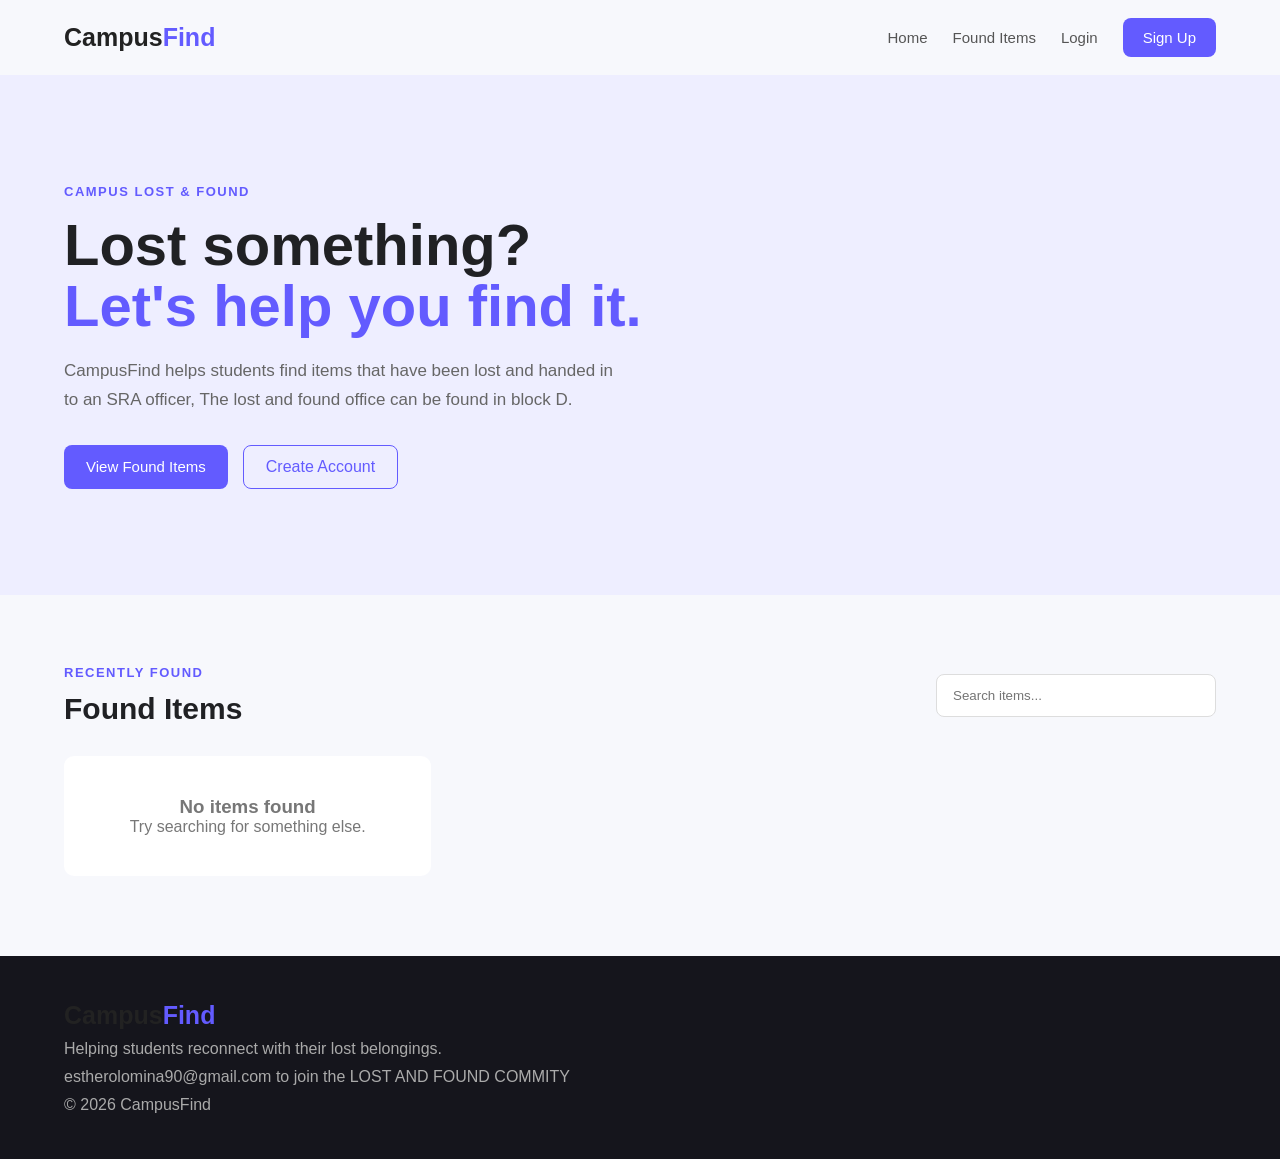
<file: campus-lost-and-found/index.html>
<!DOCTYPE html>
<html lang="en">

<head>
    <meta charset="UTF-8">
    <meta name="viewport" content="width=device-width, initial-scale=1.0">
    <title>CampusFind - Lost & Found</title>
    <link rel="stylesheet" href="style.css">
</head>

<body>

    <header>
        <nav class="navbar">
            <div class="logo">Campus<span>Find</span></div>

            <div class="nav-links">
                <a href="index.html">Home</a>
                <a href="#items">Found Items</a>
                <a href="login.html">Login</a>
                <a href="signup.html" class="nav-btn">Sign Up</a>
            </div>
        </nav>
    </header>

    <section class="hero">
        <div class="hero-content">
            <p class="small-title">CAMPUS LOST & FOUND</p>

            <h1>Lost something?<br><span>Let's help you find it.</span></h1>

            <p>
                CampusFind helps students find items that have been lost and handed in to an SRA officer, The lost and found office can be found in block D.
            </p>

            <div class="hero-buttons">
                <a href="#items" class="primary-btn">View Found Items</a>
                <a href="signup.html" class="secondary-btn">Create Account</a>
            </div>
        </div>
    </section>

    <section class="items-section" id="items">
        <div class="section-heading">
            <div>
                <p class="small-title">RECENTLY FOUND</p>
                <h2>Found Items</h2>
            </div>

            <input type="text" id="searchInput" placeholder="Search items..." onkeyup="displayHomeItems()">
        </div>

        <div class="item-grid" id="homeItems"></div>
    </section>

    <footer>
        <div class="logo">Campus<span>Find</span></div>
        <p>Helping students reconnect with their lost belongings.</p>
        <p>estherolomina90@gmail.com to join the LOST AND FOUND COMMITY </p>
        <p>© 2026 CampusFind</p>
    </footer>

    <script src="script.js"></script>
</body>

</html>
</file>
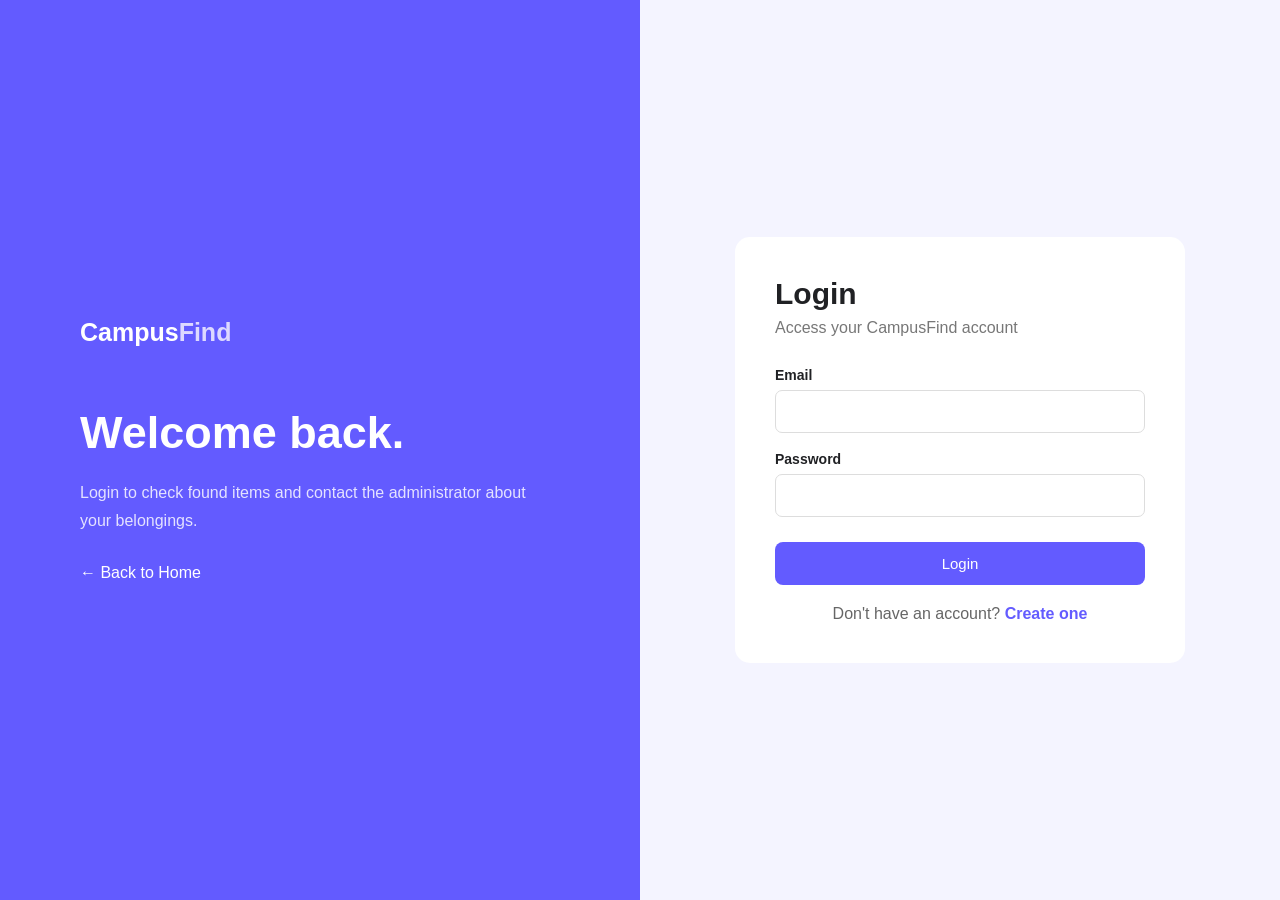
<file: campus-lost-and-found/admin.html>
<!DOCTYPE html>
<html lang="en">

<head>
    <meta charset="UTF-8">
    <meta name="viewport" content="width=device-width, initial-scale=1.0">
    <title>Admin Dashboard - CampusFind</title>
    <link rel="stylesheet" href="style.css">
</head>

<body>

    <header>
        <nav class="navbar">
            <div class="logo">Campus<span>Find</span></div>

            <div class="nav-links">
                <a href="index.html">Home</a>
                <a href="admin.html">Admin</a>
                <button onclick="logout()" class="logout-btn">Logout</button>
            </div>
        </nav>
    </header>

    <section class="admin-dashboard">

        <div class="dashboard-header">
            <div>
                <p class="small-title">ADMINISTRATOR</p>
                <h1>Admin Dashboard</h1>
                <p>Upload and manage found items.</p>
            </div>
        </div>

        <div class="admin-layout">

            <div class="admin-form">

                <h2>Upload Found Item</h2>

                <form onsubmit="addItem(event)">

                    <label>Item Name</label>
                    <input type="text" id="itemName" placeholder="e.g. Black HP Laptop" required>

                    <label>Description</label>
                    <textarea id="itemDescription" placeholder="Describe the item..." required></textarea>

                    <label>Location Found</label>
                    <input type="text" id="itemLocation" placeholder="e.g. University Library" required>

                    <label>Item Image</label>
                    <input type="file" id="itemImage" accept="image/*" required>

                    <button type="submit" class="primary-btn full-btn">
                    Upload Item
                </button>

                </form>

            </div>

            <div class="admin-items">

                <h2>Manage Found Items</h2>

                <div id="adminItems"></div>

            </div>

        </div>

    </section>

    <script src="script.js"></script>
</body>

</html>
</file>
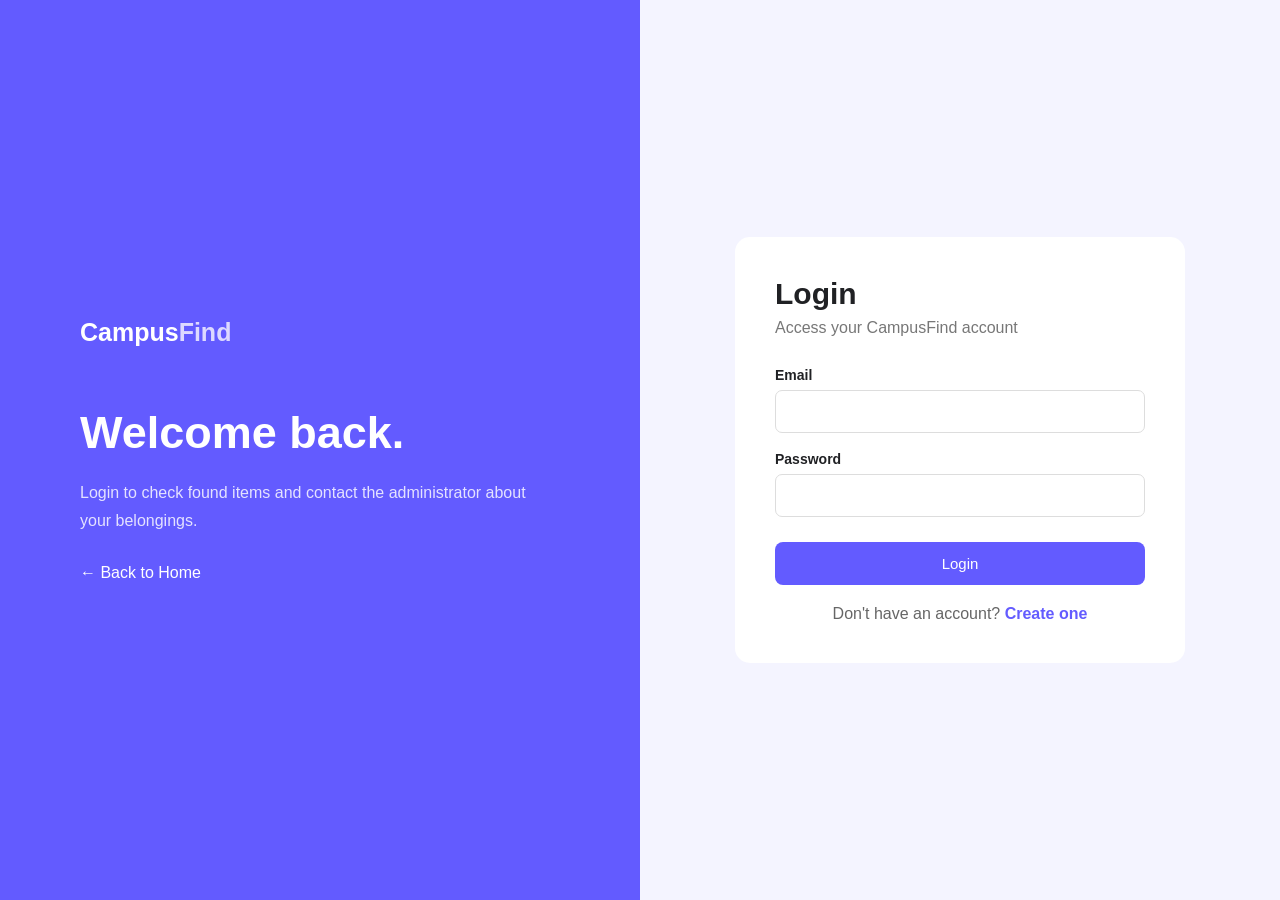
<file: campus-lost-and-found/dashboard.html>
<!DOCTYPE html>
<html lang="en">

<head>
    <meta charset="UTF-8">
    <meta name="viewport" content="width=device-width, initial-scale=1.0">
    <title>User Dashboard - CampusFind</title>
    <link rel="stylesheet" href="style.css">
</head>

<body>

    <header>
        <nav class="navbar">
            <div class="logo">Campus<span>Find</span></div>

            <div class="nav-links">
                <a href="index.html">Home</a>
                <a href="dashboard.html">Dashboard</a>
                <button onclick="logout()" class="logout-btn">Logout</button>
            </div>
        </nav>
    </header>

    <section class="dashboard">

        <div class="dashboard-header">
            <div>
                <p class="small-title">STUDENT DASHBOARD</p>
                <h1>Welcome, <span id="userName"></span></h1>
                <p>Search through items found around campus.</p>
            </div>
        </div>

        <div class="search-box">
            <input type="text" id="dashboardSearch" placeholder="Search for your lost item..." onkeyup="displayDashboardItems()">
        </div>

        <h2>Recently Found Items</h2>

        <div class="item-grid" id="dashboardItems"></div>

    </section>

    <script src="script.js"></script>
</body>

</html>
</file>
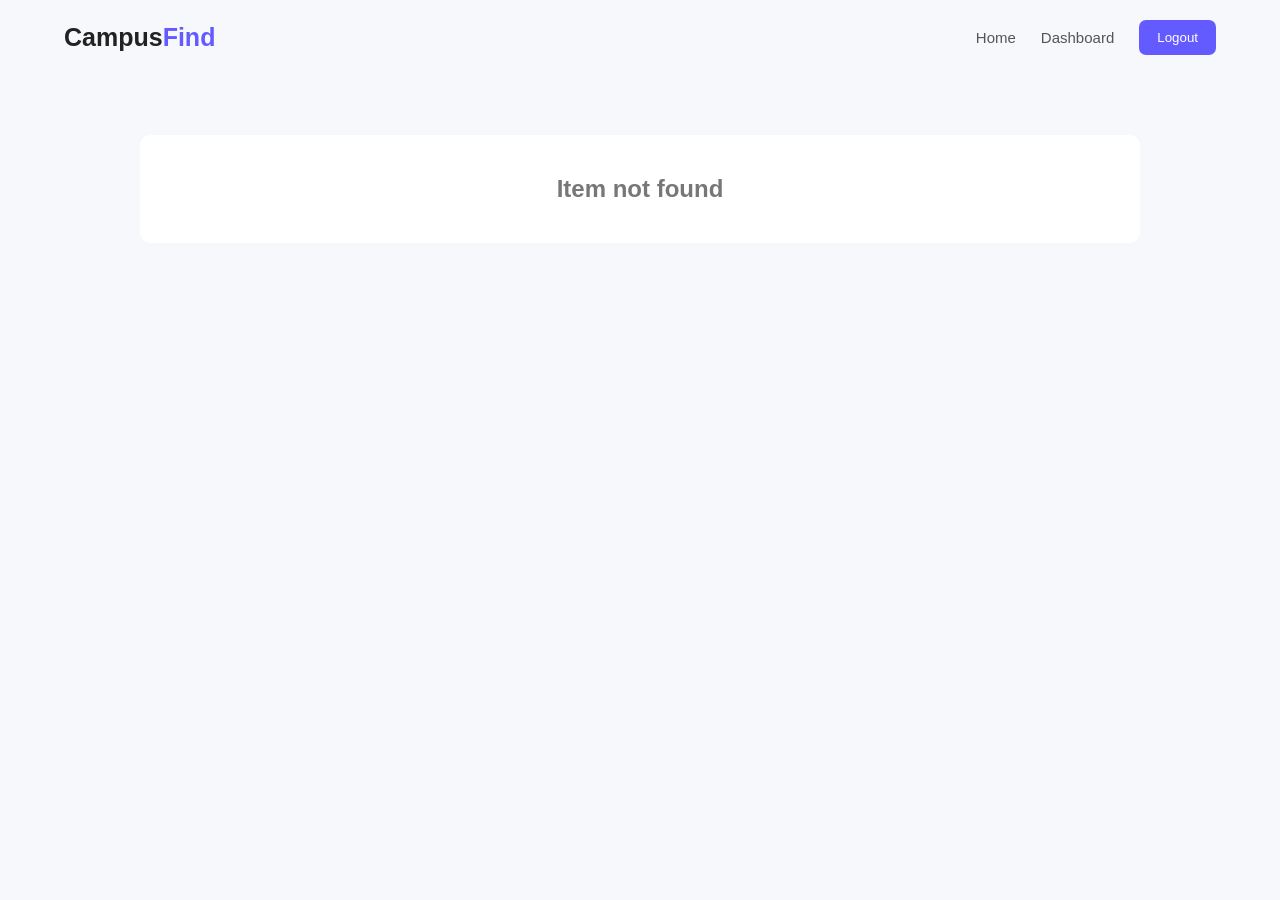
<file: campus-lost-and-found/item.html>
<!DOCTYPE html>
<html lang="en">

<head>
    <meta charset="UTF-8">
    <meta name="viewport" content="width=device-width, initial-scale=1.0">
    <title>Item Details - CampusFind</title>
    <link rel="stylesheet" href="style.css">
</head>

<body>

    <header>
        <nav class="navbar">
            <div class="logo">Campus<span>Find</span></div>

            <div class="nav-links">
                <a href="index.html">Home</a>
                <a href="dashboard.html">Dashboard</a>
                <button onclick="logout()" class="logout-btn">Logout</button>
            </div>
        </nav>
    </header>

    <section class="item-details" id="itemDetails"></section>

    <script src="script.js"></script>
</body>

</html>
</file>
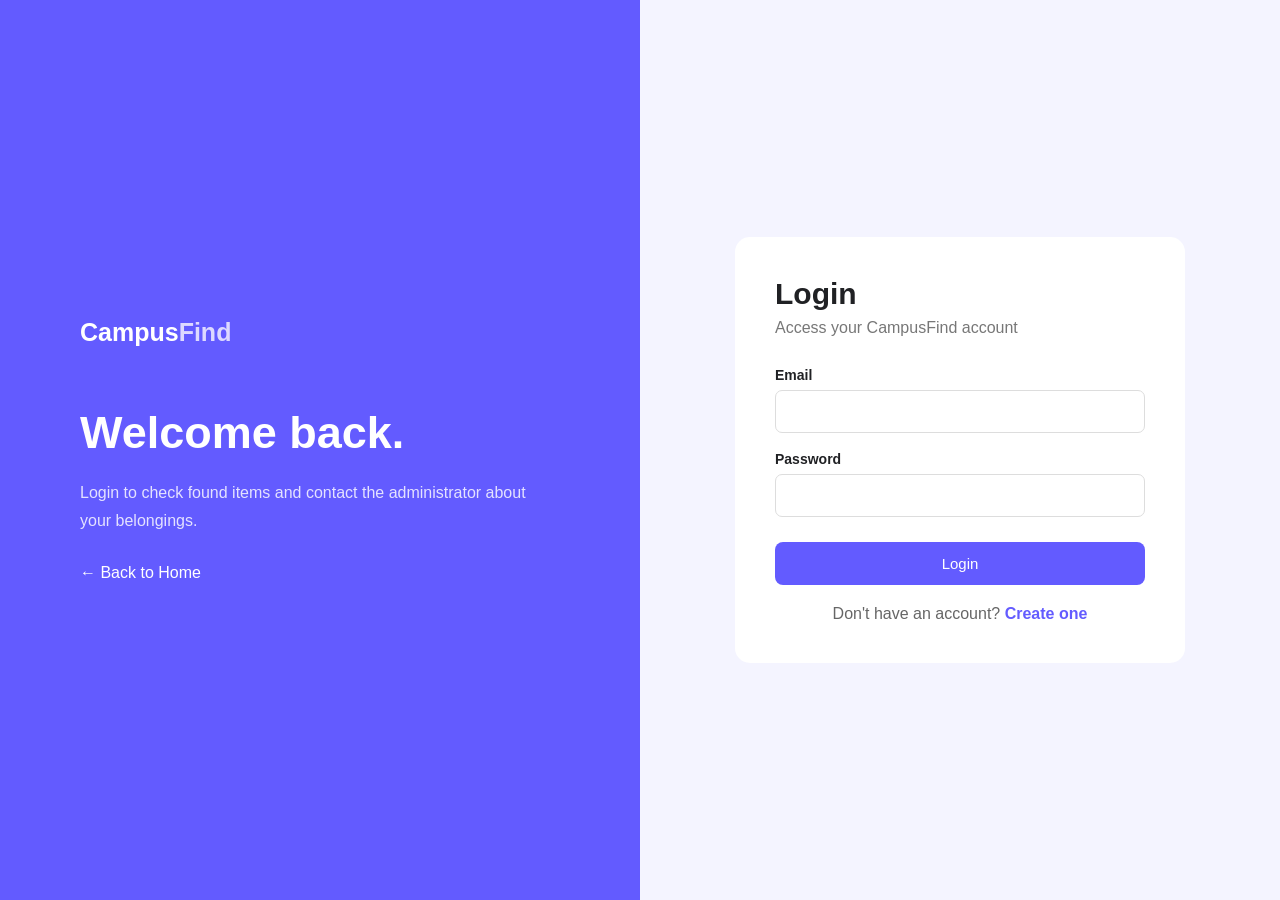
<file: campus-lost-and-found/login.html>
<!DOCTYPE html>
<html lang="en">

<head>
    <meta charset="UTF-8">
    <meta name="viewport" content="width=device-width, initial-scale=1.0">
    <title>Login - CampusFind</title>
    <link rel="stylesheet" href="style.css">
</head>

<body class="auth-body">

    <div class="auth-container">

        <div class="auth-info">
            <div class="logo">Campus<span>Find</span></div>

            <h1>Welcome back.</h1>

            <p>
                Login to check found items and contact the administrator about your belongings.
            </p>

            <a href="index.html">← Back to Home</a>
        </div>

        <div class="auth-form">
            <h2>Login</h2>
            <p class="form-subtitle">Access your CampusFind account</p>

            <form onsubmit="login(event)">

                <label>Email</label>
                <input type="email" id="loginEmail" required>

                <label>Password</label>
                <input type="password" id="loginPassword" required>

                <button type="submit" class="primary-btn full-btn">
                Login
            </button>

            </form>

            <p class="account-text">
                Don't have an account?
                <a href="signup.html">Create one</a>
            </p>
        </div>

    </div>

    <script src="script.js"></script>
</body>

</html>
</file>
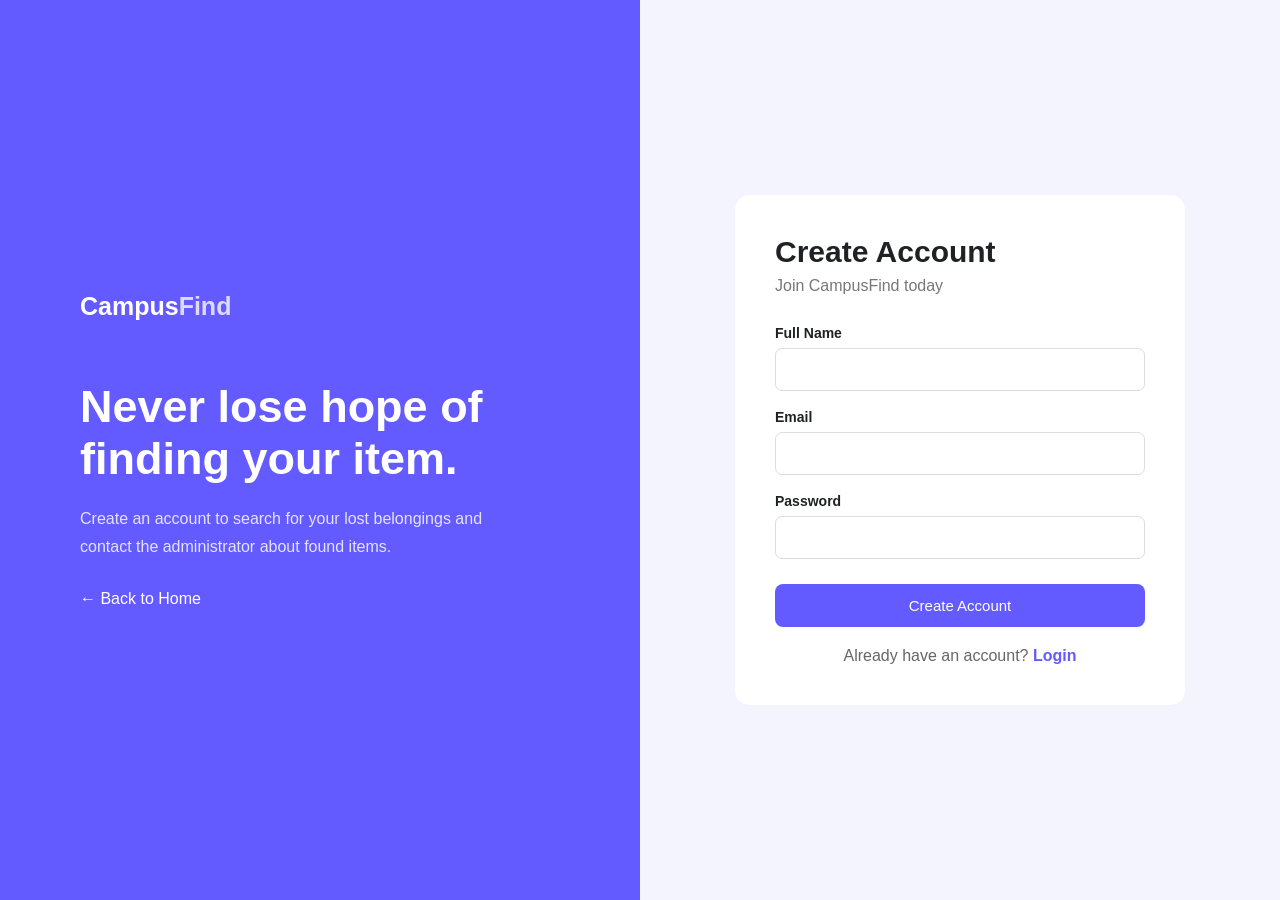
<file: campus-lost-and-found/signup.html>
<!DOCTYPE html>
<html lang="en">

<head>
    <meta charset="UTF-8">
    <meta name="viewport" content="width=device-width, initial-scale=1.0">
    <title>Create Account - CampusFind</title>
    <link rel="stylesheet" href="style.css">
</head>

<body class="auth-body">

    <div class="auth-container">

        <div class="auth-info">
            <div class="logo">Campus<span>Find</span></div>

            <h1>Never lose hope of finding your item.</h1>

            <p>
                Create an account to search for your lost belongings and contact the administrator about found items.
            </p>

            <a href="index.html">← Back to Home</a>
        </div>

        <div class="auth-form">
            <h2>Create Account</h2>
            <p class="form-subtitle">Join CampusFind today</p>

            <form onsubmit="signup(event)">

                <label>Full Name</label>
                <input type="text" id="signupName" required>

                <label>Email</label>
                <input type="email" id="signupEmail" required>

                <label>Password</label>
                <input type="password" id="signupPassword" required>

                <button type="submit" class="primary-btn full-btn">
                Create Account
            </button>

            </form>

            <p class="account-text">
                Already have an account?
                <a href="login.html">Login</a>
            </p>
        </div>

    </div>

    <script src="script.js"></script>
</body>

</html>
</file>
<file: campus-lost-and-found/style.css>
* {
     margin: 0;
     padding: 0;
     box-sizing: border-box;
     font-family: Arial, sans-serif;
 }
 
 body {
     background: #f7f8fc;
     color: #202124;
 }
 
 a {
     text-decoration: none;
     color: inherit;
 }
 
 .navbar {
     width: 90%;
     max-width: 1200px;
     height: 75px;
     margin: auto;
     display: flex;
     align-items: center;
     justify-content: space-between;
 }
 
 .logo {
     font-size: 25px;
     font-weight: bold;
     color: #222;
 }
 
 .logo span {
     color: #635bff;
 }
 
 .nav-links {
     display: flex;
     align-items: center;
     gap: 25px;
 }
 
 .nav-links a {
     color: #555;
     font-size: 15px;
 }
 
 .nav-links a:hover {
     color: #635bff;
 }
 
 .nav-btn {
     background: #635bff;
     color: white !important;
     padding: 11px 20px;
     border-radius: 8px;
 }
 
 .logout-btn {
     border: none;
     background: #635bff;
     color: white;
     padding: 10px 18px;
     border-radius: 7px;
     cursor: pointer;
 }
 
 .hero {
     min-height: 520px;
     display: flex;
     align-items: center;
     background: #eeeeff;
 }
 
 .hero-content {
     width: 90%;
     max-width: 1200px;
     margin: auto;
 }
 
 .small-title {
     color: #635bff;
     font-size: 13px;
     font-weight: bold;
     letter-spacing: 1.5px;
     margin-bottom: 12px;
 }
 
 .hero h1 {
     font-size: 58px;
     line-height: 1.05;
     margin-bottom: 20px;
 }
 
 .hero h1 span {
     color: #635bff;
 }
 
 .hero p {
     color: #666;
     max-width: 550px;
     line-height: 1.7;
     font-size: 17px;
 }
 
 .hero .small-title {
     color: #635bff;
     font-size: 13px;
 }
 
 .hero-buttons {
     display: flex;
     gap: 15px;
     margin-top: 30px;
 }
 
 .primary-btn {
     display: inline-block;
     background: #635bff;
     color: white;
     border: none;
     padding: 13px 22px;
     border-radius: 8px;
     cursor: pointer;
     font-size: 15px;
 }
 
 .primary-btn:hover {
     background: #5048df;
 }
 
 .secondary-btn {
     display: inline-block;
     border: 1px solid #635bff;
     color: #635bff;
     padding: 12px 22px;
     border-radius: 8px;
 }
 
 .items-section {
     width: 90%;
     max-width: 1200px;
     margin: 70px auto;
 }
 
 .section-heading {
     display: flex;
     justify-content: space-between;
     align-items: center;
     margin-bottom: 30px;
 }
 
 .section-heading h2 {
     font-size: 30px;
 }
 
 .section-heading input,
 .search-box input {
     width: 280px;
     padding: 13px 16px;
     border: 1px solid #ddd;
     border-radius: 8px;
     outline: none;
 }
 
 .item-grid {
     display: grid;
     grid-template-columns: repeat(3, 1fr);
     gap: 25px;
 }
 
 .item-card {
     background: white;
     border-radius: 12px;
     overflow: hidden;
     border: 1px solid #e8e8e8;
 }
 
 .item-card:hover {
     box-shadow: 0 10px 30px rgba(0, 0, 0, 0.08);
 }
 
 .item-card img {
     width: 100%;
     height: 220px;
     object-fit: cover;
 }
 
 .item-card-content {
     padding: 20px;
 }
 
 .item-card h3 {
     margin-bottom: 8px;
 }
 
 .item-card p {
     color: #666;
     font-size: 14px;
     margin-bottom: 8px;
 }
 
 .status {
     display: inline-block;
     padding: 5px 10px;
     border-radius: 20px;
     font-size: 12px;
     background: #e5f8ed;
     color: #18864b;
     margin-bottom: 15px;
 }
 
 .status.returned {
     background: #eeeeee;
     color: #666;
 }
 
 .view-btn {
     display: block;
     text-align: center;
     background: #635bff;
     color: white;
     padding: 11px;
     border-radius: 7px;
     margin-top: 15px;
 }
 
 footer {
     background: #15151c;
     color: white;
     padding: 45px 5%;
     margin-top: 80px;
 }
 
 footer p {
     color: #aaa;
     margin-top: 10px;
 }
 
 .auth-body {
     min-height: 100vh;
     background: #f4f4ff;
 }
 
 .auth-container {
     min-height: 100vh;
     display: grid;
     grid-template-columns: 1fr 1fr;
 }
 
 .auth-info {
     background: #635bff;
     color: white;
     padding: 80px;
     display: flex;
     flex-direction: column;
     justify-content: center;
 }
 
 .auth-info .logo {
     color: white;
     margin-bottom: 60px;
 }
 
 .auth-info .logo span {
     color: #ddd9ff;
 }
 
 .auth-info h1 {
     font-size: 45px;
     max-width: 450px;
     margin-bottom: 20px;
 }
 
 .auth-info p {
     max-width: 450px;
     line-height: 1.7;
     color: #e4e2ff;
     margin-bottom: 30px;
 }
 
 .auth-form {
     width: 80%;
     max-width: 450px;
     margin: auto;
     background: white;
     padding: 40px;
     border-radius: 15px;
 }
 
 .auth-form h2 {
     font-size: 30px;
     margin-bottom: 8px;
 }
 
 .form-subtitle {
     color: #777;
     margin-bottom: 30px;
 }
 
 .auth-form label,
 .admin-form label {
     display: block;
     margin: 18px 0 7px;
     font-size: 14px;
     font-weight: bold;
 }
 
 .auth-form input,
 .admin-form input,
 .admin-form textarea {
     width: 100%;
     padding: 13px;
     border: 1px solid #ddd;
     border-radius: 7px;
     outline: none;
 }
 
 .admin-form textarea {
     height: 120px;
     resize: none;
 }
 
 .full-btn {
     width: 100%;
     margin-top: 25px;
 }
 
 .account-text {
     text-align: center;
     margin-top: 20px;
     color: #666;
 }
 
 .account-text a {
     color: #635bff;
     font-weight: bold;
 }
 
 .demo-login {
     background: #f1f0ff;
     padding: 15px;
     border-radius: 8px;
     margin-top: 25px;
     font-size: 13px;
 }
 
 .dashboard,
 .admin-dashboard {
     width: 90%;
     max-width: 1200px;
     margin: 50px auto;
 }
 
 .dashboard-header {
     margin-bottom: 35px;
 }
 
 .dashboard-header h1 {
     font-size: 35px;
     margin-bottom: 8px;
 }
 
 .dashboard-header h1 span {
     color: #635bff;
 }
 
 .dashboard-header p {
     color: #777;
 }
 
 .search-box {
     margin-bottom: 40px;
 }
 
 .search-box input {
     width: 100%;
     max-width: 500px;
 }
 
 .dashboard h2 {
     margin-bottom: 25px;
 }
 
 .admin-layout {
     display: grid;
     grid-template-columns: 350px 1fr;
     gap: 40px;
 }
 
 .admin-form {
     background: white;
     padding: 25px;
     border-radius: 12px;
     border: 1px solid #eee;
     height: fit-content;
 }
 
 .admin-form h2,
 .admin-items h2 {
     margin-bottom: 20px;
 }
 
 .admin-item {
     background: white;
     padding: 15px;
     border-radius: 10px;
     margin-bottom: 15px;
     border: 1px solid #eee;
     display: flex;
     gap: 15px;
 }
 
 .admin-item img {
     width: 100px;
     height: 80px;
     object-fit: cover;
     border-radius: 7px;
 }
 
 .admin-item-info {
     flex: 1;
 }
 
 .admin-item-info h3 {
     margin-bottom: 5px;
 }
 
 .admin-item-info p {
     font-size: 13px;
     color: #777;
     margin-bottom: 5px;
 }
 
 .admin-actions button {
     border: none;
     padding: 8px 12px;
     border-radius: 6px;
     cursor: pointer;
     margin-top: 8px;
 }
 
 .return-btn {
     background: #635bff;
     color: white;
 }
 
 .delete-btn {
     background: #ffe5e5;
     color: #d33;
 }
 
 .item-details {
     width: 90%;
     max-width: 1000px;
     margin: 60px auto;
 }
 
 .item-detail-card {
     background: white;
     border-radius: 15px;
     padding: 30px;
     display: grid;
     grid-template-columns: 1fr 1fr;
     gap: 40px;
 }
 
 .item-detail-card img {
     width: 100%;
     height: 400px;
     object-fit: cover;
     border-radius: 10px;
 }
 
 .item-info h1 {
     font-size: 35px;
     margin-bottom: 15px;
 }
 
 .item-info p {
     color: #666;
     line-height: 1.7;
     margin-bottom: 15px;
 }
 
 .comments-section {
     margin-top: 40px;
 }
 
 .comments-section h2 {
     margin-bottom: 20px;
 }
 
 .comment {
     background: #f5f5f8;
     padding: 15px;
     border-radius: 8px;
     margin-bottom: 12px;
 }
 
 .comment strong {
     display: block;
     margin-bottom: 5px;
 }
 
 .comment small {
     color: #999;
 }
 
 .comment-form textarea {
     width: 100%;
     height: 100px;
     border: 1px solid #ddd;
     border-radius: 8px;
     padding: 12px;
     resize: none;
     margin-bottom: 10px;
 }
 
 .no-items {
     background: white;
     padding: 40px;
     text-align: center;
     color: #777;
     border-radius: 10px;
 }
 
 @media (max-width: 800px) {
     .nav-links {
         gap: 10px;
     }
     .nav-links a:not(.nav-btn) {
         display: none;
     }
     .hero h1 {
         font-size: 40px;
     }
     .item-grid {
         grid-template-columns: 1fr;
     }
     .section-heading {
         display: block;
     }
     .section-heading input {
         width: 100%;
         margin-top: 20px;
     }
     .auth-container {
         grid-template-columns: 1fr;
     }
     .auth-info {
         padding: 40px;
     }
     .auth-info h1 {
         font-size: 35px;
     }
     .auth-form {
         margin: 30px auto;
     }
     .admin-layout {
         grid-template-columns: 1fr;
     }
     .item-detail-card {
         grid-template-columns: 1fr;
     }
     .item-detail-card img {
         height: 300px;
     }
 }
</file>
